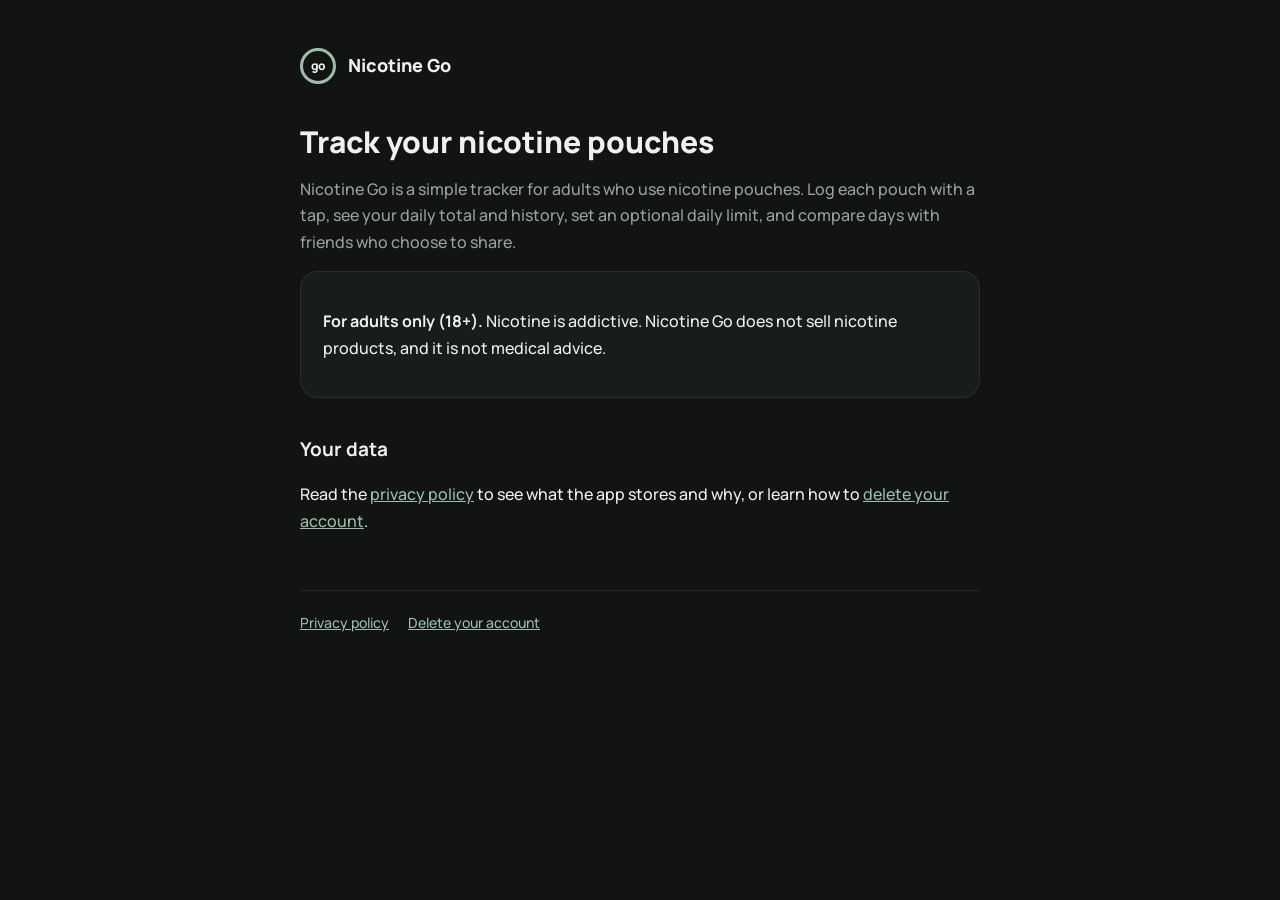
<file: index.html>
<!doctype html>
<html lang="en">
<head>
  <meta charset="utf-8" />
  <meta name="viewport" content="width=device-width, initial-scale=1" />
  <title>Nicotine Go</title>
  <meta name="description" content="Nicotine Go is a simple nicotine pouch tracker with daily limits, history and friends." />
  <link rel="stylesheet" href="style.css" />
</head>
<body>
  <main>
    <header class="site"><div class="mark">go</div><a href="./">Nicotine Go</a></header>

    <h1>Track your nicotine pouches</h1>
    <p class="muted">Nicotine Go is a simple tracker for adults who use nicotine pouches. Log each pouch with a tap, see your daily total and history, set an optional daily limit, and compare days with friends who choose to share.</p>

    <div class="card">
      <p><strong>For adults only (18+).</strong> Nicotine is addictive. Nicotine Go does not sell nicotine products, and it is not medical advice.</p>
    </div>

    <h2>Your data</h2>
    <p>Read the <a href="privacy/">privacy policy</a> to see what the app stores and why, or learn how to <a href="delete-account/">delete your account</a>.</p>

    <footer>
      <a href="privacy/">Privacy policy</a>
      <a href="delete-account/">Delete your account</a>
    </footer>
  </main>
</body>
</html>
</file>
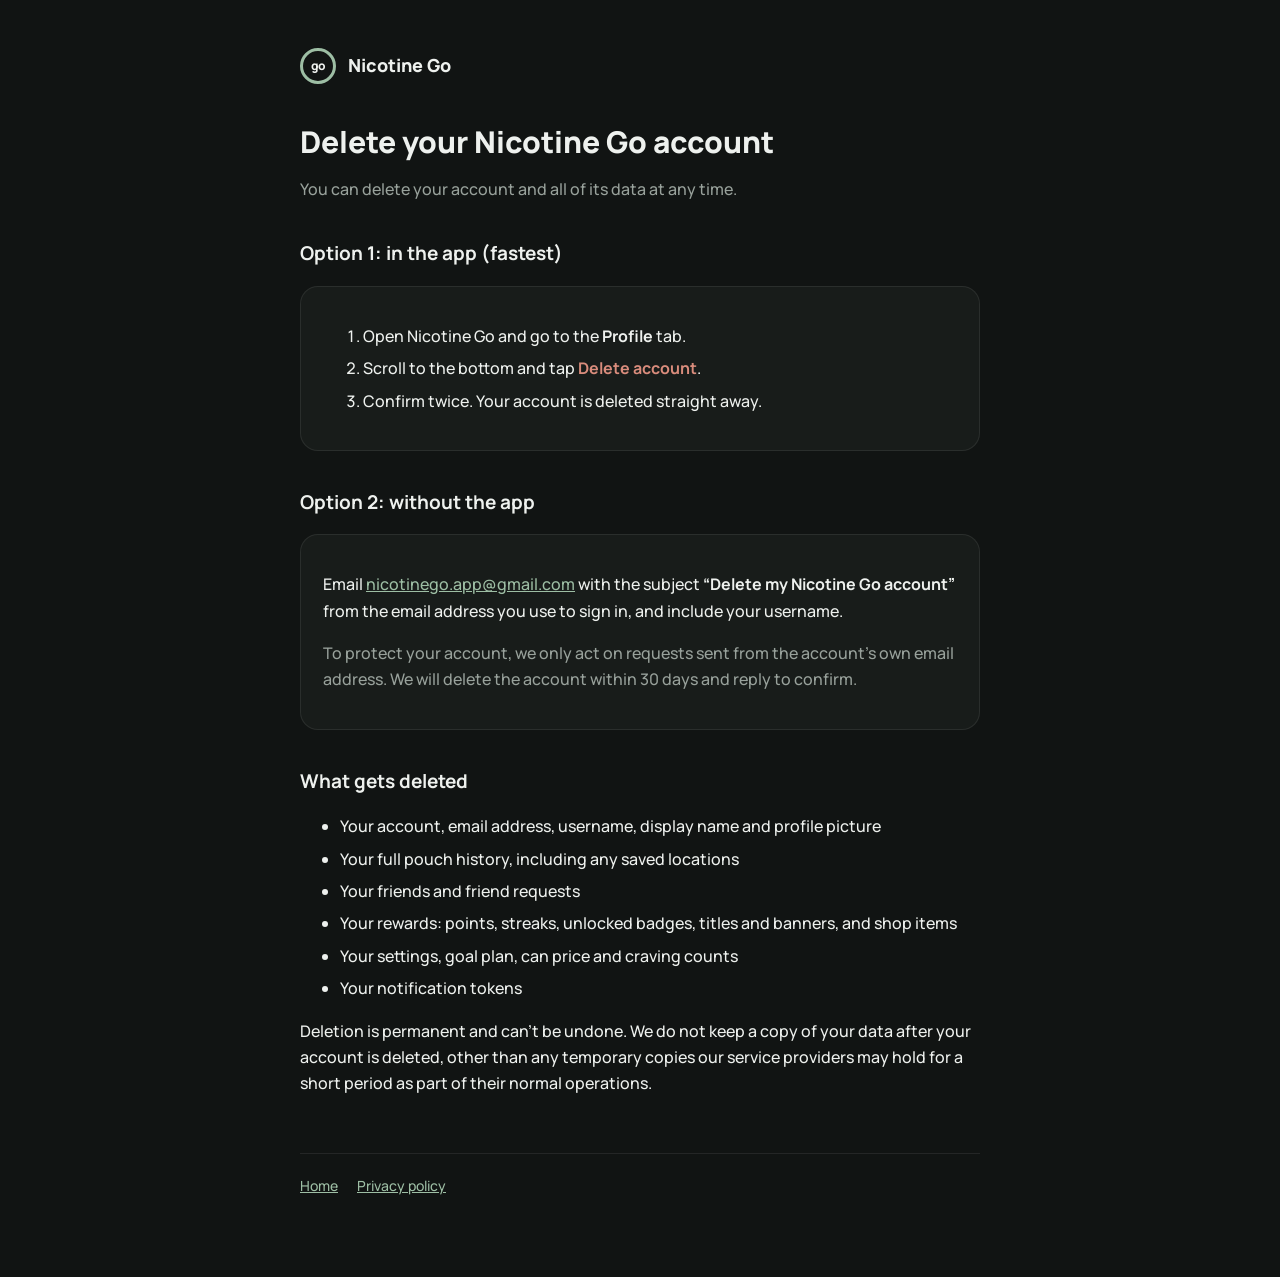
<file: delete-account/index.html>
<!doctype html>
<html lang="en">
<head>
  <meta charset="utf-8" />
  <meta name="viewport" content="width=device-width, initial-scale=1" />
  <title>Delete your account · Nicotine Go</title>
  <link rel="stylesheet" href="../style.css" />
</head>
<body>
  <main>
    <header class="site"><div class="mark">go</div><a href="../">Nicotine Go</a></header>

    <h1>Delete your Nicotine Go account</h1>
    <p class="muted">You can delete your account and all of its data at any time.</p>

    <h2>Option 1: in the app (fastest)</h2>
    <div class="card">
      <ol>
        <li>Open Nicotine Go and go to the <strong>Profile</strong> tab.</li>
        <li>Scroll to the bottom and tap <strong class="danger">Delete account</strong>.</li>
        <li>Confirm twice. Your account is deleted straight away.</li>
      </ol>
    </div>

    <h2>Option 2: without the app</h2>
    <div class="card">
      <p>Email <a href="mailto:nicotinego.app@gmail.com?subject=Delete%20my%20Nicotine%20Go%20account">nicotinego.app@gmail.com</a> with the subject <strong>“Delete my Nicotine Go account”</strong> from the email address you use to sign in, and include your username.</p>
      <p class="muted">To protect your account, we only act on requests sent from the account's own email address. We will delete the account within 30 days and reply to confirm.</p>
    </div>

    <h2>What gets deleted</h2>
    <ul>
      <li>Your account, email address, username, display name and profile picture</li>
      <li>Your full pouch history, including any saved locations</li>
      <li>Your friends and friend requests</li>
      <li>Your rewards: points, streaks, unlocked badges, titles and banners, and shop items</li>
      <li>Your settings, goal plan, can price and craving counts</li>
      <li>Your notification tokens</li>
    </ul>
    <p>Deletion is permanent and can't be undone. We do not keep a copy of your data after your account is deleted, other than any temporary copies our service providers may hold for a short period as part of their normal operations.</p>

    <footer>
      <a href="../">Home</a>
      <a href="../privacy/">Privacy policy</a>
    </footer>
  </main>
</body>
</html>
</file>
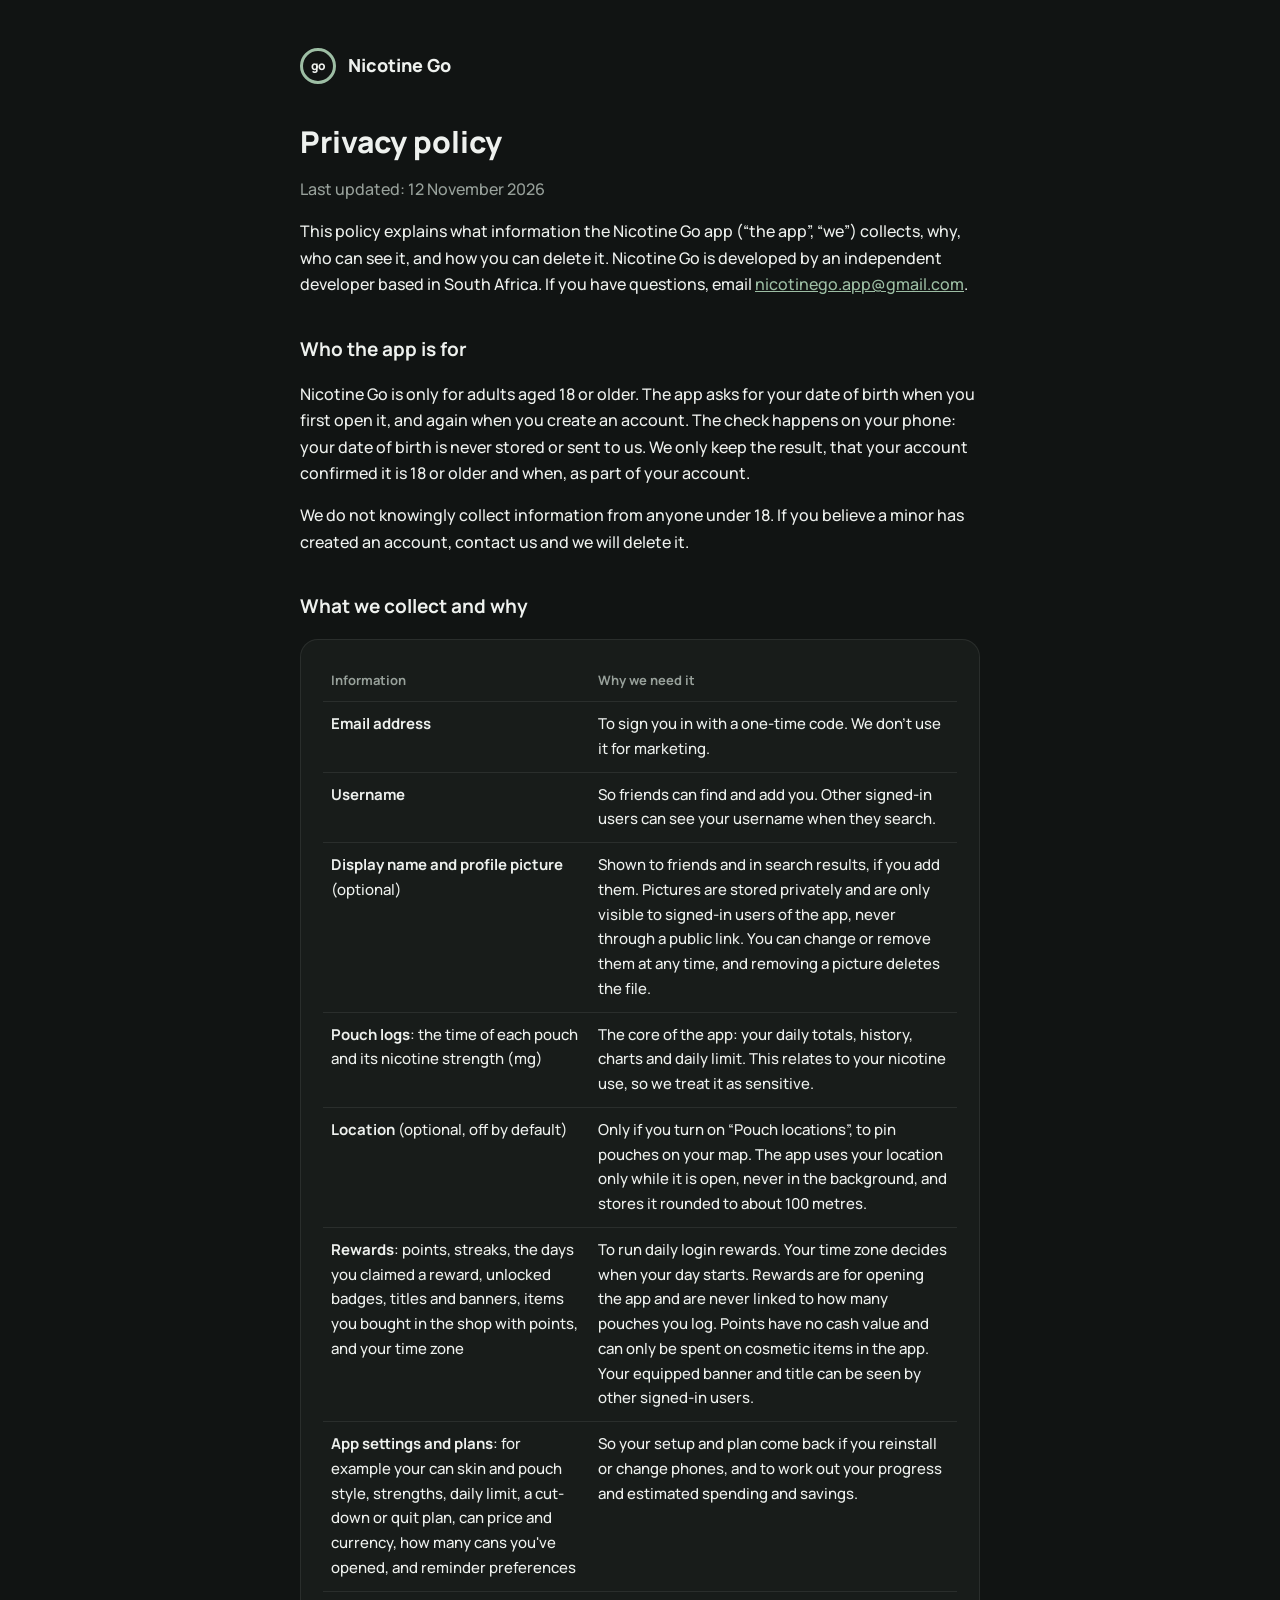
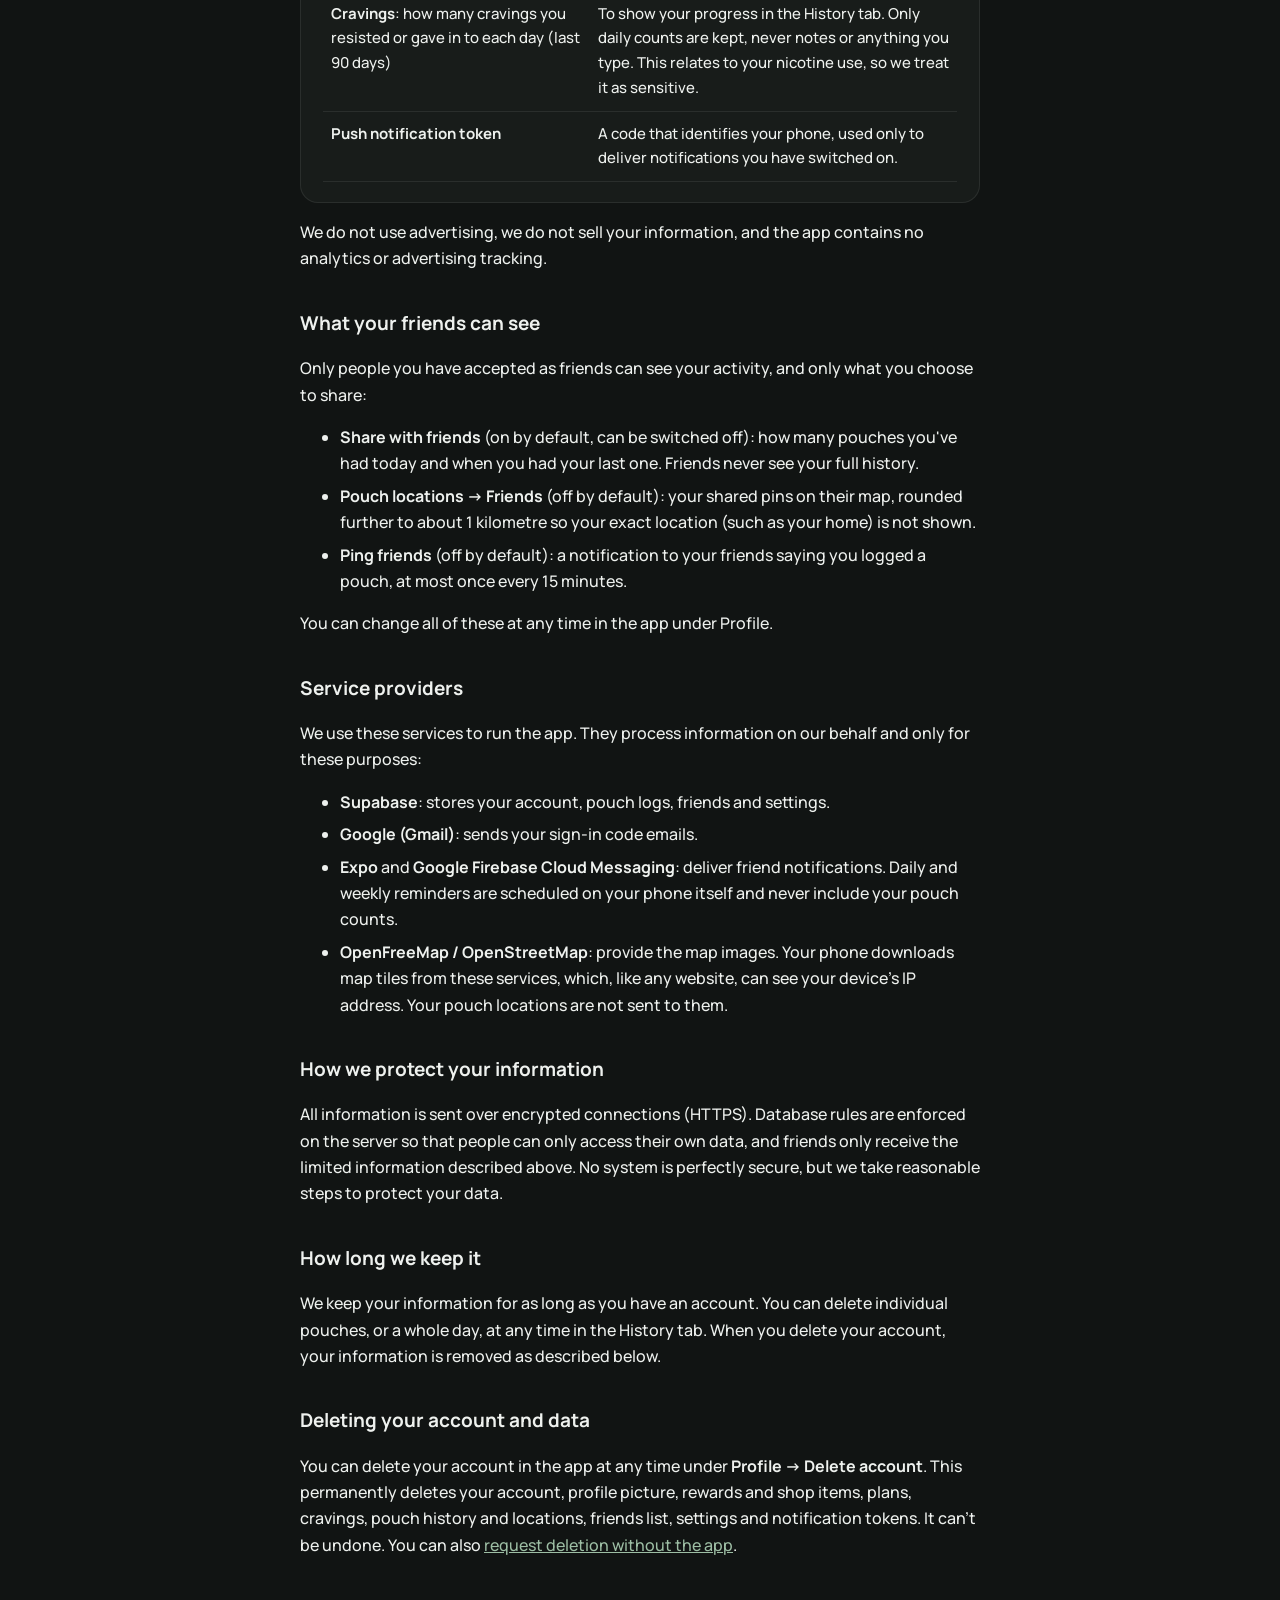
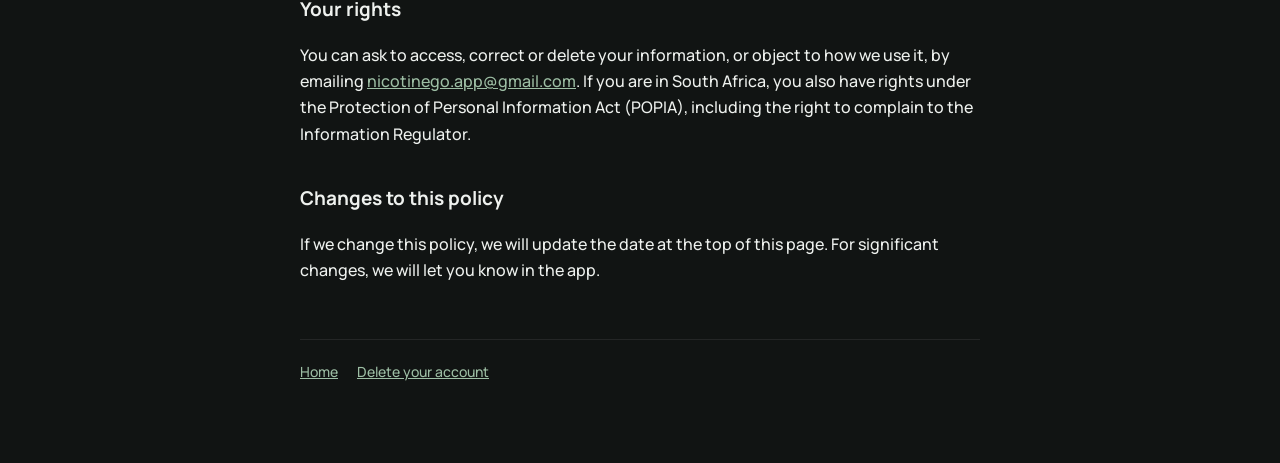
<file: privacy/index.html>
<!doctype html>
<html lang="en">
<head>
  <meta charset="utf-8" />
  <meta name="viewport" content="width=device-width, initial-scale=1" />
  <title>Privacy policy · Nicotine Go</title>
  <link rel="stylesheet" href="../style.css" />
</head>
<body>
  <main>
    <header class="site"><div class="mark">go</div><a href="../">Nicotine Go</a></header>

    <h1>Privacy policy</h1>
    <p class="muted">Last updated: 12 November 2026</p>

    <p>This policy explains what information the Nicotine Go app (“the app”, “we”) collects, why, who can see it, and how you can delete it. Nicotine Go is developed by an independent developer based in South Africa. If you have questions, email <a href="mailto:nicotinego.app@gmail.com">nicotinego.app@gmail.com</a>.</p>

    <h2>Who the app is for</h2>
    <p>Nicotine Go is only for adults aged 18 or older. The app asks for your date of birth when you first open it, and again when you create an account. The check happens on your phone: your date of birth is never stored or sent to us. We only keep the result, that your account confirmed it is 18 or older and when, as part of your account.</p>
    <p>We do not knowingly collect information from anyone under 18. If you believe a minor has created an account, contact us and we will delete it.</p>

    <h2>What we collect and why</h2>
    <div class="card">
      <table>
        <tr><th>Information</th><th>Why we need it</th></tr>
        <tr><td><strong>Email address</strong></td><td>To sign you in with a one-time code. We don't use it for marketing.</td></tr>
        <tr><td><strong>Username</strong></td><td>So friends can find and add you. Other signed-in users can see your username when they search.</td></tr>
        <tr><td><strong>Display name and profile picture</strong> (optional)</td><td>Shown to friends and in search results, if you add them. Pictures are stored privately and are only visible to signed-in users of the app, never through a public link. You can change or remove them at any time, and removing a picture deletes the file.</td></tr>
        <tr><td><strong>Pouch logs</strong>: the time of each pouch and its nicotine strength (mg)</td><td>The core of the app: your daily totals, history, charts and daily limit. This relates to your nicotine use, so we treat it as sensitive.</td></tr>
        <tr><td><strong>Location</strong> (optional, off by default)</td><td>Only if you turn on “Pouch locations”, to pin pouches on your map. The app uses your location only while it is open, never in the background, and stores it rounded to about 100 metres.</td></tr>
        <tr><td><strong>Rewards</strong>: points, streaks, the days you claimed a reward, unlocked badges, titles and banners, items you bought in the shop with points, and your time zone</td><td>To run daily login rewards. Your time zone decides when your day starts. Rewards are for opening the app and are never linked to how many pouches you log. Points have no cash value and can only be spent on cosmetic items in the app. Your equipped banner and title can be seen by other signed-in users.</td></tr>
        <tr><td><strong>App settings and plans</strong>: for example your can skin and pouch style, strengths, daily limit, a cut-down or quit plan, can price and currency, how many cans you've opened, and reminder preferences</td><td>So your setup and plan come back if you reinstall or change phones, and to work out your progress and estimated spending and savings.</td></tr>
        <tr><td><strong>Cravings</strong>: how many cravings you resisted or gave in to each day (last 90 days)</td><td>To show your progress in the History tab. Only daily counts are kept, never notes or anything you type. This relates to your nicotine use, so we treat it as sensitive.</td></tr>
        <tr><td><strong>Push notification token</strong></td><td>A code that identifies your phone, used only to deliver notifications you have switched on.</td></tr>
      </table>
    </div>
    <p>We do not use advertising, we do not sell your information, and the app contains no analytics or advertising tracking.</p>

    <h2>What your friends can see</h2>
    <p>Only people you have accepted as friends can see your activity, and only what you choose to share:</p>
    <ul>
      <li><strong>Share with friends</strong> (on by default, can be switched off): how many pouches you've had today and when you had your last one. Friends never see your full history.</li>
      <li><strong>Pouch locations → Friends</strong> (off by default): your shared pins on their map, rounded further to about 1 kilometre so your exact location (such as your home) is not shown.</li>
      <li><strong>Ping friends</strong> (off by default): a notification to your friends saying you logged a pouch, at most once every 15 minutes.</li>
    </ul>
    <p>You can change all of these at any time in the app under Profile.</p>

    <h2>Service providers</h2>
    <p>We use these services to run the app. They process information on our behalf and only for these purposes:</p>
    <ul>
      <li><strong>Supabase</strong>: stores your account, pouch logs, friends and settings.</li>
      <li><strong>Google (Gmail)</strong>: sends your sign-in code emails.</li>
      <li><strong>Expo</strong> and <strong>Google Firebase Cloud Messaging</strong>: deliver friend notifications. Daily and weekly reminders are scheduled on your phone itself and never include your pouch counts.</li>
      <li><strong>OpenFreeMap / OpenStreetMap</strong>: provide the map images. Your phone downloads map tiles from these services, which, like any website, can see your device's IP address. Your pouch locations are not sent to them.</li>
    </ul>

    <h2>How we protect your information</h2>
    <p>All information is sent over encrypted connections (HTTPS). Database rules are enforced on the server so that people can only access their own data, and friends only receive the limited information described above. No system is perfectly secure, but we take reasonable steps to protect your data.</p>

    <h2>How long we keep it</h2>
    <p>We keep your information for as long as you have an account. You can delete individual pouches, or a whole day, at any time in the History tab. When you delete your account, your information is removed as described below.</p>

    <h2>Deleting your account and data</h2>
    <p>You can delete your account in the app at any time under <strong>Profile → Delete account</strong>. This permanently deletes your account, profile picture, rewards and shop items, plans, cravings, pouch history and locations, friends list, settings and notification tokens. It can't be undone. You can also <a href="../delete-account/">request deletion without the app</a>.</p>

    <h2>Your rights</h2>
    <p>You can ask to access, correct or delete your information, or object to how we use it, by emailing <a href="mailto:nicotinego.app@gmail.com">nicotinego.app@gmail.com</a>. If you are in South Africa, you also have rights under the Protection of Personal Information Act (POPIA), including the right to complain to the Information Regulator.</p>

    <h2>Changes to this policy</h2>
    <p>If we change this policy, we will update the date at the top of this page. For significant changes, we will let you know in the app.</p>

    <footer>
      <a href="../">Home</a>
      <a href="../delete-account/">Delete your account</a>
    </footer>
  </main>
</body>
</html>
</file>
<file: style.css>
/* Nicotine Go website: same charcoal and sage palette as the app */
@import url("https://fonts.googleapis.com/css2?family=Manrope:wght@500;700;800&display=swap");

:root {
  --bg: #111413;
  --surface: #181c1a;
  --border: rgba(255, 255, 255, 0.08);
  --text: #eef1ee;
  --muted: #98a19b;
  --accent: #9dbea4;
  --danger: #d98c7c;
}

* { box-sizing: border-box; }

body {
  margin: 0;
  background: var(--bg);
  color: var(--text);
  font-family: "Manrope", system-ui, -apple-system, "Segoe UI", sans-serif;
  font-weight: 500;
  line-height: 1.65;
  -webkit-font-smoothing: antialiased;
}

main { max-width: 720px; margin: 0 auto; padding: 48px 20px 80px; }

header.site { display: flex; align-items: center; gap: 12px; margin-bottom: 40px; }
header.site a { color: var(--text); text-decoration: none; font-weight: 800; font-size: 18px; }

.mark {
  width: 36px; height: 36px; border-radius: 50%;
  border: 3px solid var(--accent);
  display: grid; place-items: center;
  font-weight: 800; font-size: 12px; color: var(--text);
}

h1 { font-size: 30px; line-height: 1.2; margin: 0 0 8px; font-weight: 800; }
h2 { font-size: 19px; margin: 36px 0 8px; font-weight: 700; }
p, li { color: var(--text); }
.muted { color: var(--muted); }
a { color: var(--accent); }

.card {
  background: var(--surface);
  border: 1px solid var(--border);
  border-radius: 18px;
  padding: 20px 22px;
  margin: 16px 0;
}

table { width: 100%; border-collapse: collapse; font-size: 15px; }
th, td { text-align: left; padding: 10px 8px; border-bottom: 1px solid var(--border); vertical-align: top; }
th { color: var(--muted); font-weight: 700; font-size: 13px; }

ol li, ul li { margin: 6px 0; }
.danger { color: var(--danger); }

footer { margin-top: 56px; padding-top: 20px; border-top: 1px solid var(--border); font-size: 14px; color: var(--muted); }
footer a { margin-right: 16px; }
</file>
